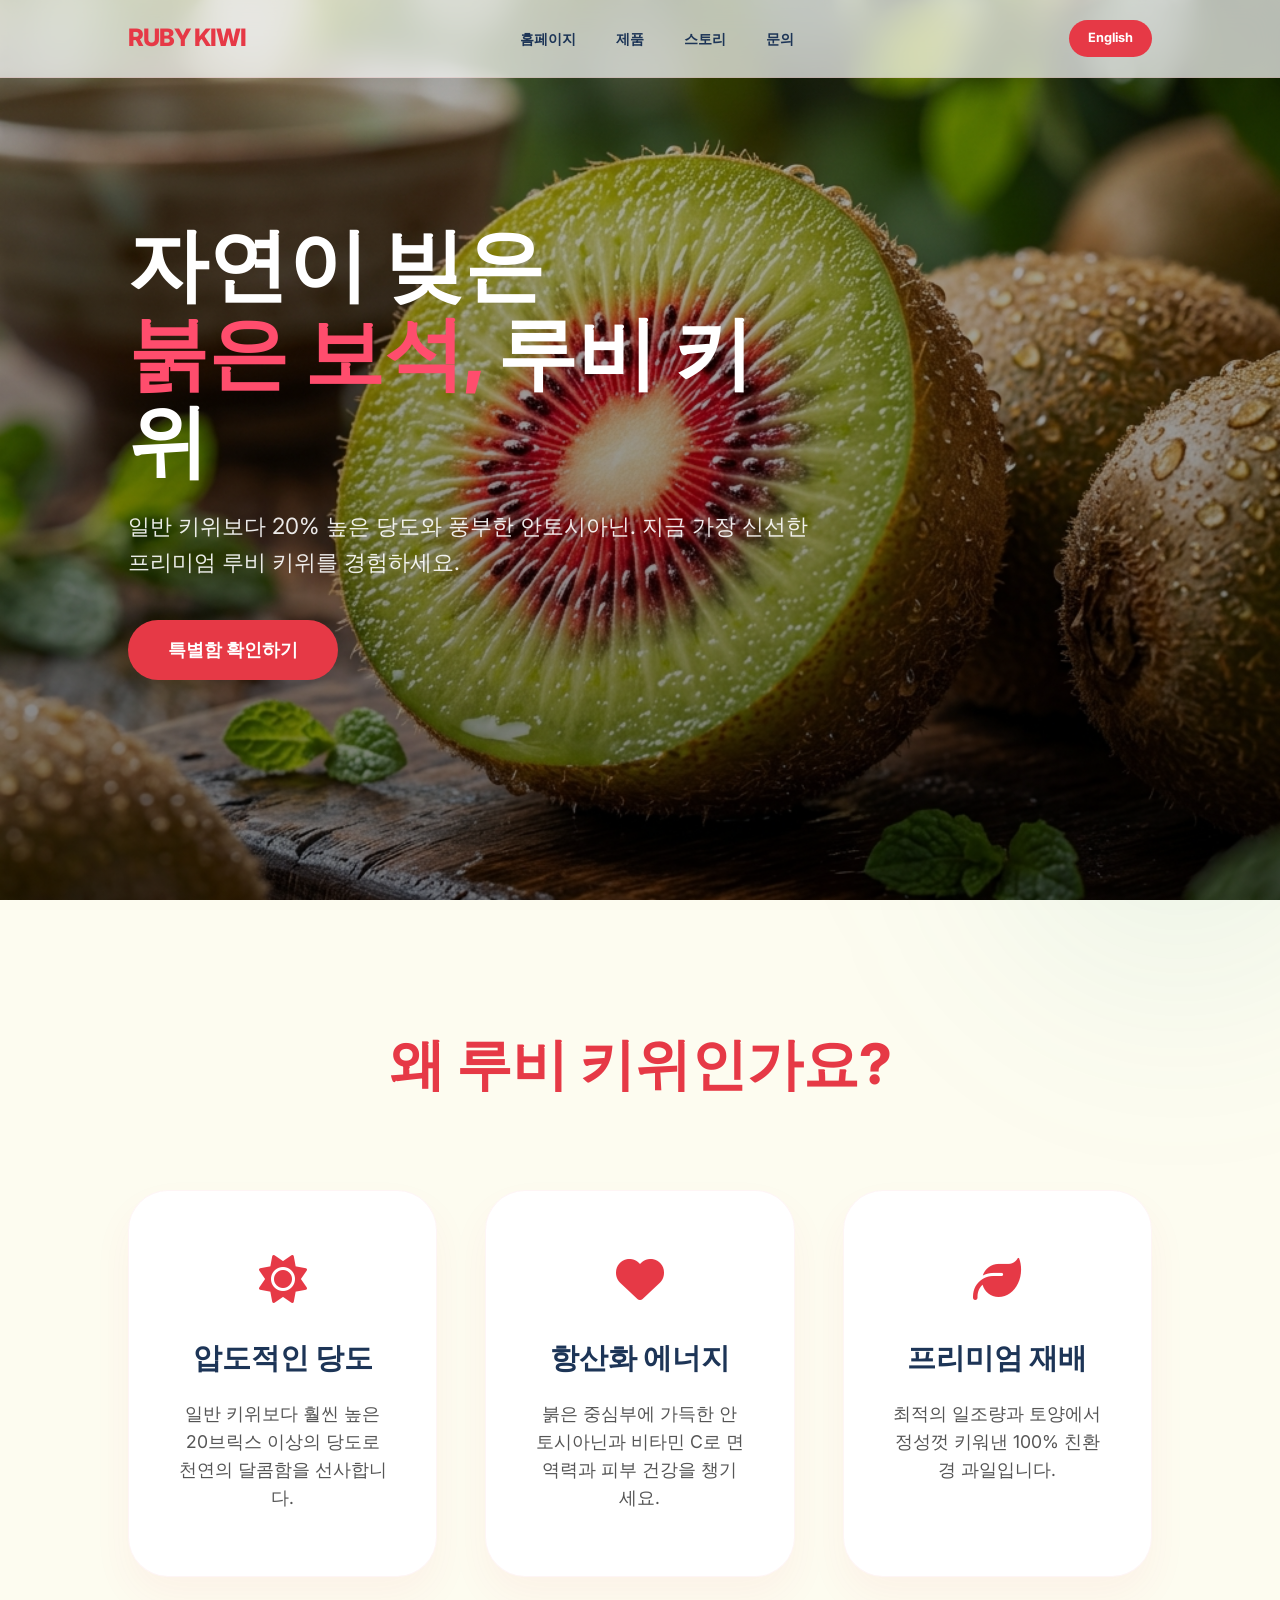
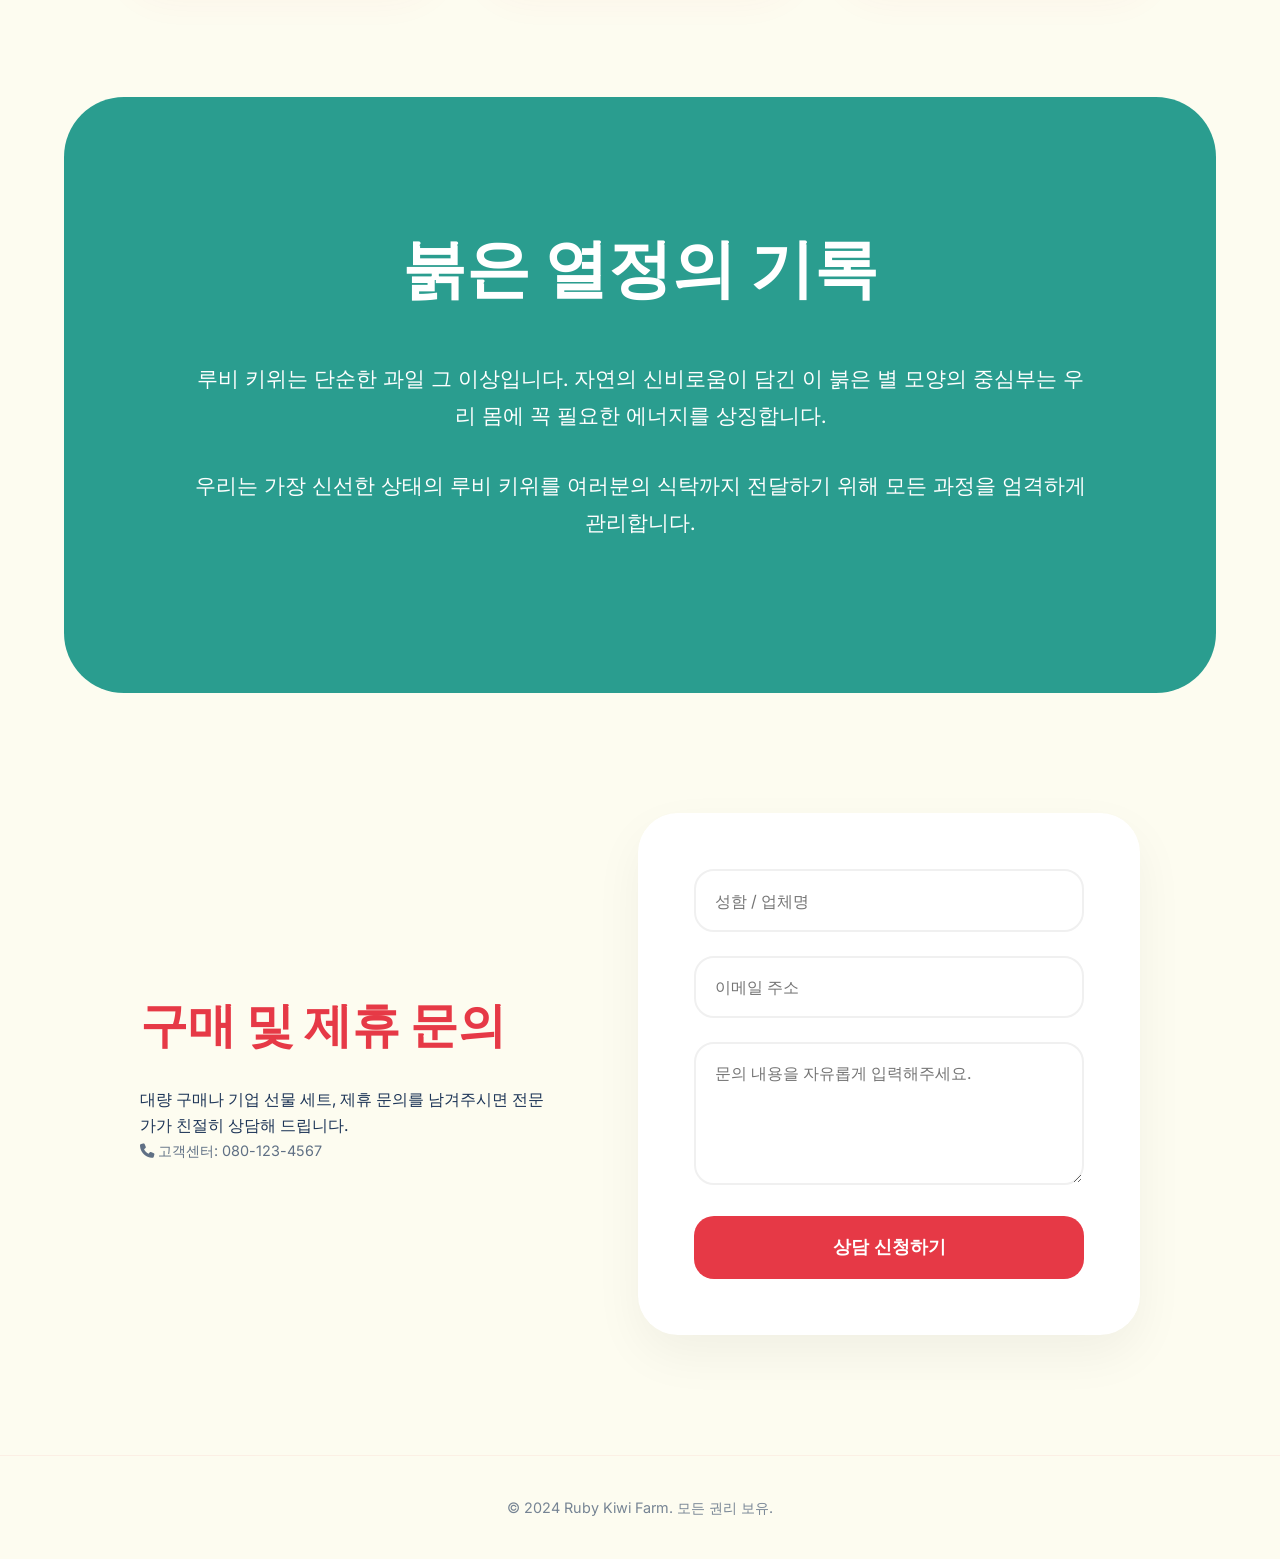
<file: index.html>
<!DOCTYPE html>
<html lang="ko">
<head>
    <meta charset="UTF-8">
    <meta name="viewport" content="width=device-width, initial-scale=1.0">
    <title>루비 키위 - 자연이 선사하는 붉은 보석</title>
    <meta name="description" content="달콤한 당도와 풍부한 항산화 성분, 속이 붉은 프리미엄 루비 키위를 만나보세요.">
    
    <!-- Fonts & Icons -->
    <link rel="preconnect" href="https://fonts.googleapis.com">
    <link rel="preconnect" href="https://fonts.gstatic.com" crossorigin>
    <link href="https://fonts.googleapis.com/css2?family=Inter:wght@400;500;600;700;800&display=swap" rel="stylesheet">
    <link rel="stylesheet" href="https://cdnjs.cloudflare.com/ajax/libs/font-awesome/6.5.1/css/all.min.css">
    
    <!-- Custom CSS -->
    <link rel="stylesheet" href="style.css">
</head>
<body>

    <!-- Decorative Elements -->
    <div class="blob blob-1"></div>
    <div class="blob blob-2"></div>

    <!-- Navigation -->
    <nav>
        <div class="logo">RUBY KIWI</div>
        <ul class="nav-links">
            <li><a href="#home">홈페이지</a></li>
            <li><a href="#product">제품</a></li>
            <li><a href="#story">스토리</a></li>
            <li><a href="#contact">문의</a></li>
        </ul>
        <a href="en.html" class="lang-switch">English</a>
    </nav>

    <!-- Hero Section -->
    <header id="home" class="hero">
        <div class="hero-content">
            <h1>자연이 빚은<br><span>붉은 보석,</span> 루비 키위</h1>
            <p>일반 키위보다 20% 높은 당도와 풍부한 안토시아닌. 지금 가장 신선한 프리미엄 루비 키위를 경험하세요.</p>
            <a href="#product" class="cta-button">특별함 확인하기</a>
        </div>
    </header>

    <!-- Product Section -->
    <section id="product">
        <div class="section-title">
            <h2>왜 루비 키위인가요?</h2>
        </div>
        <div class="product-grid">
            <div class="product-card">
                <i class="fas fa-sun"></i>
                <h3>압도적인 당도</h3>
                <p>일반 키위보다 훨씬 높은 20브릭스 이상의 당도로 천연의 달콤함을 선사합니다.</p>
            </div>
            <div class="product-card">
                <i class="fas fa-heart"></i>
                <h3>항산화 에너지</h3>
                <p>붉은 중심부에 가득한 안토시아닌과 비타민 C로 면역력과 피부 건강을 챙기세요.</p>
            </div>
            <div class="product-card">
                <i class="fas fa-leaf"></i>
                <h3>프리미엄 재배</h3>
                <p>최적의 일조량과 토양에서 정성껏 키워낸 100% 친환경 과일입니다.</p>
            </div>
        </div>
    </section>

    <!-- Story Section -->
    <section id="story" class="story">
        <div class="story-text">
            <h2>붉은 열정의 기록</h2>
            <p>루비 키위는 단순한 과일 그 이상입니다. 자연의 신비로움이 담긴 이 붉은 별 모양의 중심부는 우리 몸에 꼭 필요한 에너지를 상징합니다.</p>
            <p>우리는 가장 신선한 상태의 루비 키위를 여러분의 식탁까지 전달하기 위해 모든 과정을 엄격하게 관리합니다.</p>
        </div>
    </section>

    <!-- Contact Section -->
    <section id="contact" class="contact">
        <div class="contact-container">
            <div class="contact-info">
                <h3>구매 및 제휴 문의</h3>
                <p>대량 구매나 기업 선물 세트, 제휴 문의를 남겨주시면 전문가가 친절히 상담해 드립니다.</p>
                <p style="font-size: 0.9rem; opacity: 0.7;"><i class="fas fa-phone"></i> 고객센터: 080-123-4567</p>
            </div>
            <div class="contact-form-wrapper">
                <form class="contact-form">
                    <div class="form-group">
                        <input type="text" placeholder="성함 / 업체명" required>
                    </div>
                    <div class="form-group">
                        <input type="email" placeholder="이메일 주소" required>
                    </div>
                    <div class="form-group">
                        <textarea rows="5" placeholder="문의 내용을 자유롭게 입력해주세요."></textarea>
                    </div>
                    <button type="submit" class="submit-btn">상담 신청하기</button>
                </form>
            </div>
        </div>
    </section>

    <footer style="padding: 40px 10%; text-align: center; border-top: 1px solid rgba(230, 57, 70, 0.1); font-size: 0.9rem; color: var(--dark-text); opacity: 0.6;">
        <p>&copy; 2024 Ruby Kiwi Farm. 모든 권리 보유.</p>
    </footer>

</body>
</html>
</file>
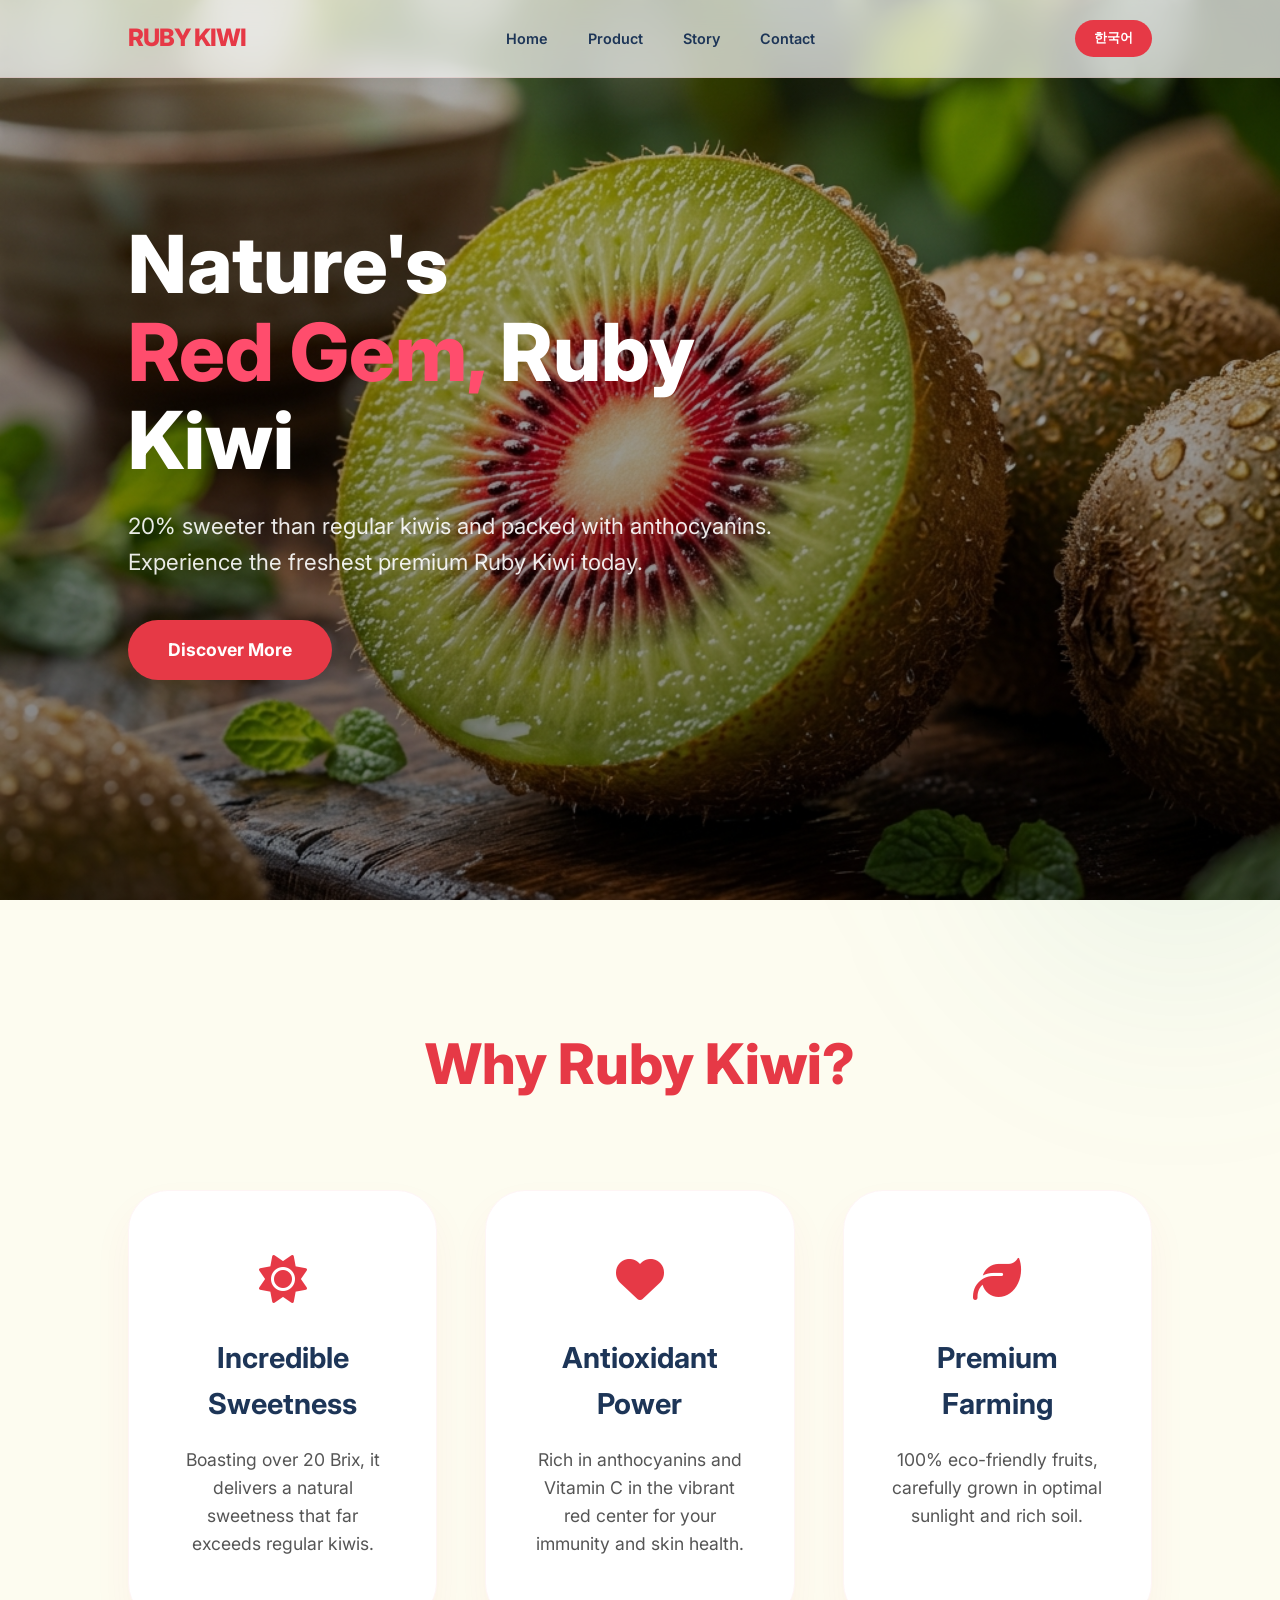
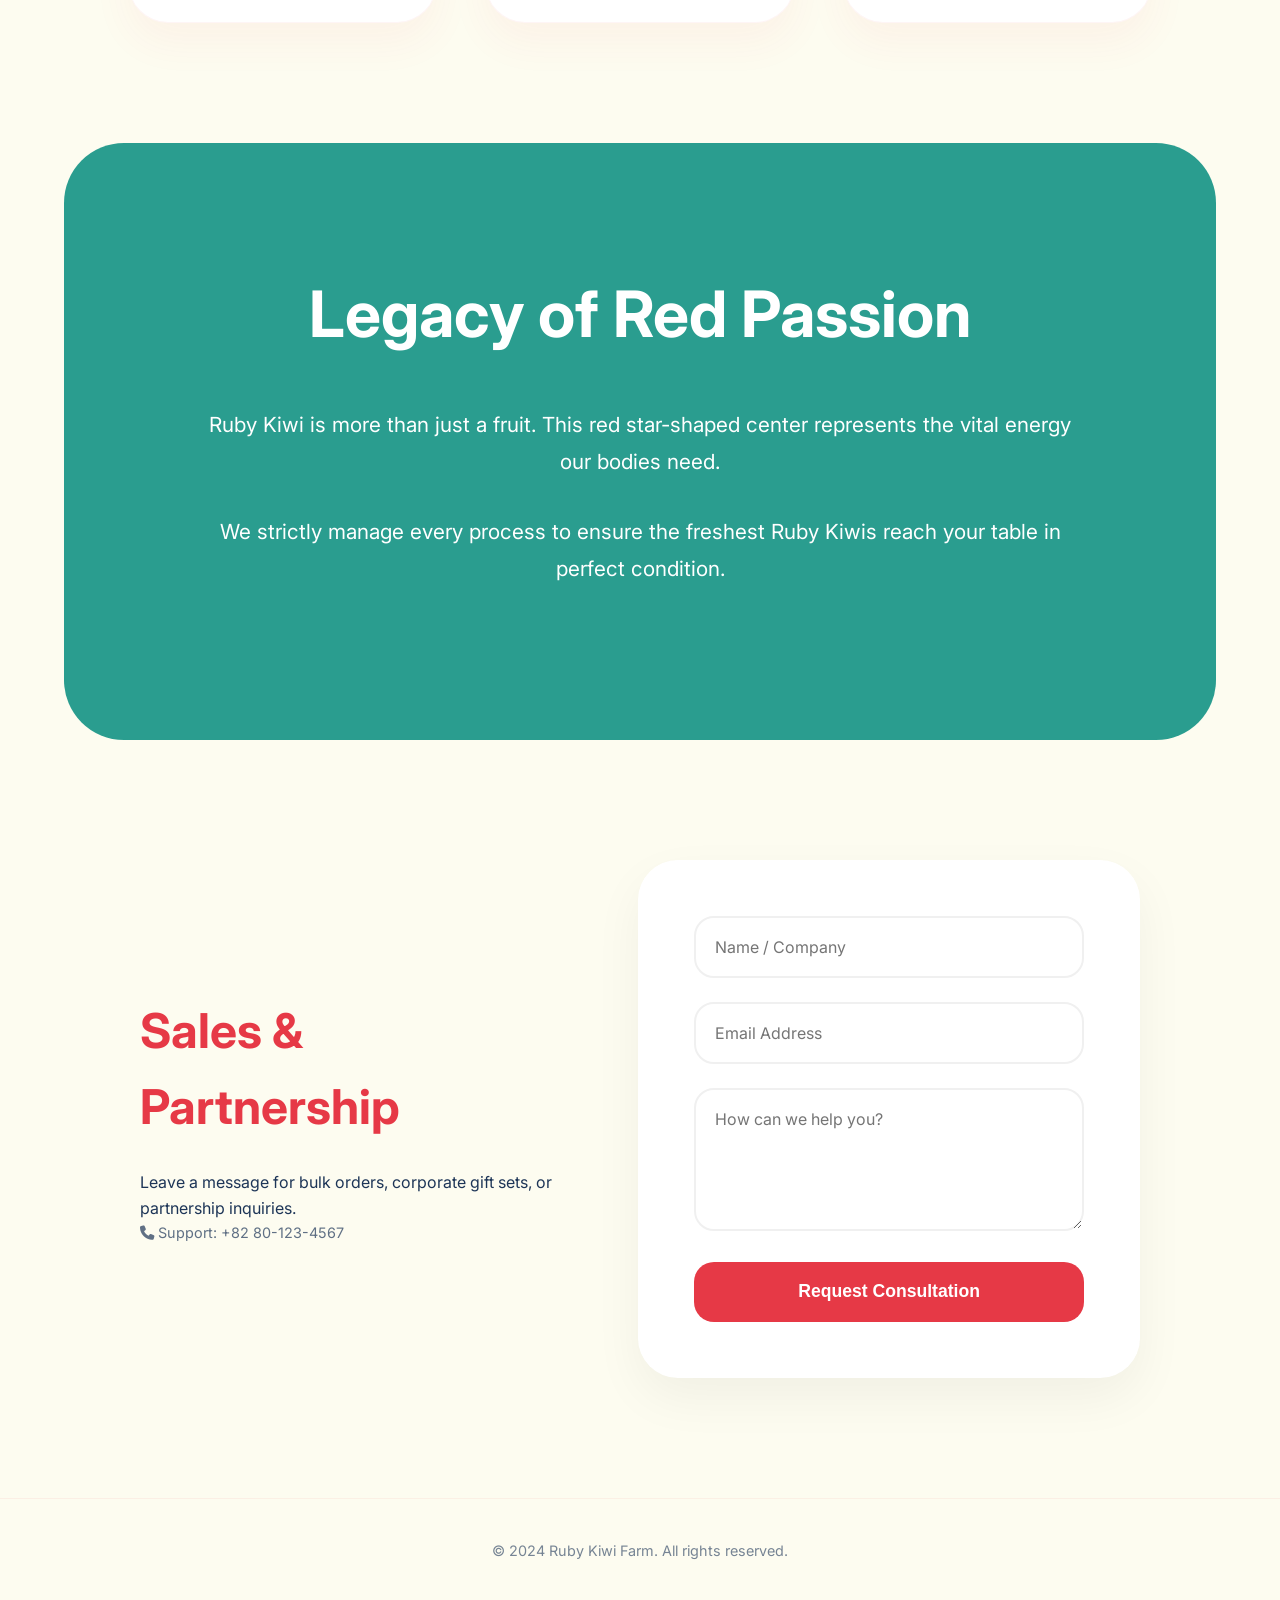
<file: en.html>
<!DOCTYPE html>
<html lang="en">
<head>
    <meta charset="UTF-8">
    <meta name="viewport" content="width=device-width, initial-scale=1.0">
    <title>Ruby Kiwi - Nature's Red Gem</title>
    <meta name="description" content="Discover Ruby Kiwi with incredible sweetness and rich antioxidants. Experience the premium red-centered kiwi.">
    
    <!-- Fonts & Icons -->
    <link rel="preconnect" href="https://fonts.googleapis.com">
    <link rel="preconnect" href="https://fonts.gstatic.com" crossorigin>
    <link href="https://fonts.googleapis.com/css2?family=Inter:wght@400;500;600;700;800&display=swap" rel="stylesheet">
    <link rel="stylesheet" href="https://cdnjs.cloudflare.com/ajax/libs/font-awesome/6.5.1/css/all.min.css">
    
    <!-- Custom CSS -->
    <link rel="stylesheet" href="style.css">
</head>
<body>

    <!-- Decorative Elements -->
    <div class="blob blob-1"></div>
    <div class="blob blob-2"></div>

    <!-- Navigation -->
    <nav>
        <div class="logo">RUBY KIWI</div>
        <ul class="nav-links">
            <li><a href="#home">Home</a></li>
            <li><a href="#product">Product</a></li>
            <li><a href="#story">Story</a></li>
            <li><a href="#contact">Contact</a></li>
        </ul>
        <a href="index.html" class="lang-switch">한국어</a>
    </nav>

    <!-- Hero Section -->
    <header id="home" class="hero">
        <div class="hero-content">
            <h1>Nature's<br><span>Red Gem,</span> Ruby Kiwi</h1>
            <p>20% sweeter than regular kiwis and packed with anthocyanins. Experience the freshest premium Ruby Kiwi today.</p>
            <a href="#product" class="cta-button">Discover More</a>
        </div>
    </header>

    <!-- Product Section -->
    <section id="product">
        <div class="section-title">
            <h2>Why Ruby Kiwi?</h2>
        </div>
        <div class="product-grid">
            <div class="product-card">
                <i class="fas fa-sun"></i>
                <h3>Incredible Sweetness</h3>
                <p>Boasting over 20 Brix, it delivers a natural sweetness that far exceeds regular kiwis.</p>
            </div>
            <div class="product-card">
                <i class="fas fa-heart"></i>
                <h3>Antioxidant Power</h3>
                <p>Rich in anthocyanins and Vitamin C in the vibrant red center for your immunity and skin health.</p>
            </div>
            <div class="product-card">
                <i class="fas fa-leaf"></i>
                <h3>Premium Farming</h3>
                <p>100% eco-friendly fruits, carefully grown in optimal sunlight and rich soil.</p>
            </div>
        </div>
    </section>

    <!-- Story Section -->
    <section id="story" class="story">
        <div class="story-text">
            <h2>Legacy of Red Passion</h2>
            <p>Ruby Kiwi is more than just a fruit. This red star-shaped center represents the vital energy our bodies need.</p>
            <p>We strictly manage every process to ensure the freshest Ruby Kiwis reach your table in perfect condition.</p>
        </div>
    </section>

    <!-- Contact Section -->
    <section id="contact" class="contact">
        <div class="contact-container">
            <div class="contact-info">
                <h3>Sales & Partnership</h3>
                <p>Leave a message for bulk orders, corporate gift sets, or partnership inquiries.</p>
                <p style="font-size: 0.9rem; opacity: 0.7;"><i class="fas fa-phone"></i> Support: +82 80-123-4567</p>
            </div>
            <div class="contact-form-wrapper">
                <form class="contact-form">
                    <div class="form-group">
                        <input type="text" placeholder="Name / Company" required>
                    </div>
                    <div class="form-group">
                        <input type="email" placeholder="Email Address" required>
                    </div>
                    <div class="form-group">
                        <textarea rows="5" placeholder="How can we help you?"></textarea>
                    </div>
                    <button type="submit" class="submit-btn">Request Consultation</button>
                </form>
            </div>
        </div>
    </section>

    <footer style="padding: 40px 10%; text-align: center; border-top: 1px solid rgba(230, 57, 70, 0.1); font-size: 0.9rem; color: var(--dark-text); opacity: 0.6;">
        <p>&copy; 2024 Ruby Kiwi Farm. All rights reserved.</p>
    </footer>

</body>
</html>
</file>
<file: style.css>
/* Ruby Kiwi Premium Design System */
:root {
    --primary-red: #e63946;
    --primary-green: #2a9d8f;
    --accent-red: #d90429;
    --soft-green: #e9f5f2;
    --bg-cream: #fdfcf0;
    --dark-text: #1d3557;
    --light-text: #f1faee;
    --white: #ffffff;
    --glass: rgba(255, 255, 255, 0.7);
    --transition: all 0.5s cubic-bezier(0.4, 0, 0.2, 1);
    --font-main: 'Inter', sans-serif;
}

html {
    scroll-behavior: smooth;
}

* {
    margin: 0;
    padding: 0;
    box-sizing: border-box;
}

body {
    font-family: var(--font-main);
    background-color: var(--bg-cream);
    color: var(--dark-text);
    line-height: 1.6;
    overflow-x: hidden;
    position: relative;
}

/* Decorative Blobs */
.blob {
    position: fixed;
    width: 600px;
    height: 600px;
    background: radial-gradient(circle, rgba(230, 57, 70, 0.1) 0%, transparent 70%);
    border-radius: 50%;
    z-index: -1;
    filter: blur(80px);
    animation: float 20s infinite alternate;
}

.blob-1 {
    top: -200px;
    left: -200px;
}

.blob-2 {
    bottom: -200px;
    right: -200px;
    background: radial-gradient(circle, rgba(42, 157, 143, 0.1) 0%, transparent 70%);
}

/* Navigation */
nav {
    position: fixed;
    top: 0;
    width: 100%;
    padding: 1.2rem 10%;
    display: flex;
    justify-content: space-between;
    align-items: center;
    background: var(--glass);
    backdrop-filter: blur(15px);
    z-index: 1000;
    border-bottom: 1px solid rgba(230, 57, 70, 0.1);
}

.logo {
    font-size: 1.5rem;
    font-weight: 800;
    color: var(--primary-red);
    letter-spacing: -1px;
}

.nav-links {
    display: flex;
    gap: 2.5rem;
    list-style: none;
}

.nav-links a {
    text-decoration: none;
    color: var(--dark-text);
    font-weight: 600;
    font-size: 0.9rem;
    transition: var(--transition);
}

.nav-links a:hover {
    color: var(--primary-red);
}

.lang-switch {
    background: var(--primary-red);
    color: var(--white);
    padding: 0.5rem 1.2rem;
    border-radius: 50px;
    text-decoration: none;
    font-size: 0.8rem;
    font-weight: 700;
    transition: var(--transition);
}

.lang-switch:hover {
    background: var(--accent-red);
    transform: translateY(-2px);
}

/* Hero Section */
.hero {
    height: 100vh;
    display: flex;
    align-items: center;
    padding: 0 10%;
    background: linear-gradient(rgba(0,0,0,0.3), rgba(0,0,0,0.5)), url('images/hero.png');
    background-size: cover;
    background-position: center;
    color: var(--white);
    position: relative;
}

.hero-content {
    max-width: 700px;
    animation: fadeInScale 1.2s ease-out;
}

.hero h1 {
    font-size: 5rem;
    font-weight: 800;
    line-height: 1.1;
    margin-bottom: 1.5rem;
}

.hero h1 span {
    color: #ff4d6d;
}

.hero p {
    font-size: 1.4rem;
    margin-bottom: 2.5rem;
    opacity: 0.9;
}

.cta-button {
    display: inline-block;
    padding: 1rem 2.5rem;
    background: var(--primary-red);
    color: var(--white);
    text-decoration: none;
    border-radius: 50px;
    font-weight: 700;
    font-size: 1.1rem;
    transition: var(--transition);
}

.cta-button:hover {
    background: var(--white);
    color: var(--primary-red);
    transform: translateY(-5px);
}

/* Common Section */
section {
    padding: 120px 10%;
}

.section-title {
    text-align: center;
    margin-bottom: 80px;
}

.section-title h2 {
    font-size: 3.5rem;
    font-weight: 800;
    color: var(--primary-red);
}

/* Product Section */
.product-grid {
    display: grid;
    grid-template-columns: repeat(auto-fit, minmax(300px, 1fr));
    gap: 3rem;
}

.product-card {
    background: var(--white);
    padding: 4rem 3rem;
    border-radius: 40px;
    box-shadow: 0 20px 40px rgba(230, 57, 70, 0.05);
    transition: var(--transition);
    text-align: center;
    border: 1px solid rgba(230, 57, 70, 0.05);
}

.product-card:hover {
    transform: translateY(-15px);
    box-shadow: 0 30px 60px rgba(230, 57, 70, 0.1);
    border-color: var(--primary-red);
}

.product-card i {
    font-size: 3rem;
    color: var(--primary-red);
    margin-bottom: 2rem;
    display: block;
}

.product-card h3 {
    font-size: 1.8rem;
    margin-bottom: 1.2rem;
    color: var(--dark-text);
}

.product-card p {
    color: #555;
    font-size: 1.1rem;
}

/* Story Section */
.story {
    background: var(--primary-green);
    color: var(--white);
    text-align: center;
    border-radius: 60px;
    margin: 0 5%;
}

.story-text h2 {
    color: var(--white);
    font-size: 4rem;
    margin-bottom: 2.5rem;
}

.story-text p {
    font-size: 1.3rem;
    max-width: 900px;
    margin: 0 auto 2rem;
    line-height: 1.8;
}

/* Contact Section */
.contact-container {
    max-width: 1000px;
    margin: 0 auto;
    display: grid;
    grid-template-columns: 1fr 1.2fr;
    gap: 5rem;
    align-items: center;
}

.contact-info h3 {
    font-size: 3rem;
    color: var(--primary-red);
    margin-bottom: 1.5rem;
}

.contact-form-wrapper {
    background: var(--white);
    padding: 3.5rem;
    border-radius: 40px;
    box-shadow: 0 20px 50px rgba(0,0,0,0.05);
}

.form-group {
    margin-bottom: 1.5rem;
}

.form-group input, .form-group textarea {
    width: 100%;
    padding: 1.2rem;
    border: 2px solid #f0f0f0;
    border-radius: 20px;
    font-family: inherit;
    font-size: 1rem;
    transition: var(--transition);
}

.form-group input:focus, .form-group textarea:focus {
    border-color: var(--primary-red);
    outline: none;
    background: var(--soft-green);
}

.submit-btn {
    width: 100%;
    padding: 1.2rem;
    background: var(--primary-red);
    color: var(--white);
    border: none;
    border-radius: 20px;
    font-weight: 700;
    font-size: 1.1rem;
    cursor: pointer;
    transition: var(--transition);
}

.submit-btn:hover {
    background: var(--accent-red);
    transform: scale(1.02);
}

/* Animations */
@keyframes float {
    0% { transform: translate(0, 0); }
    100% { transform: translate(40px, 40px); }
}

@keyframes fadeInScale {
    from { opacity: 0; transform: scale(0.9); }
    to { opacity: 1; transform: scale(1); }
}

/* Responsive */
@media (max-width: 768px) {
    .nav-links { display: none; }
    .hero h1 { font-size: 3.5rem; }
    .contact-container { grid-template-columns: 1fr; gap: 3rem; }
    .story-text h2 { font-size: 2.5rem; }
}
</file>
